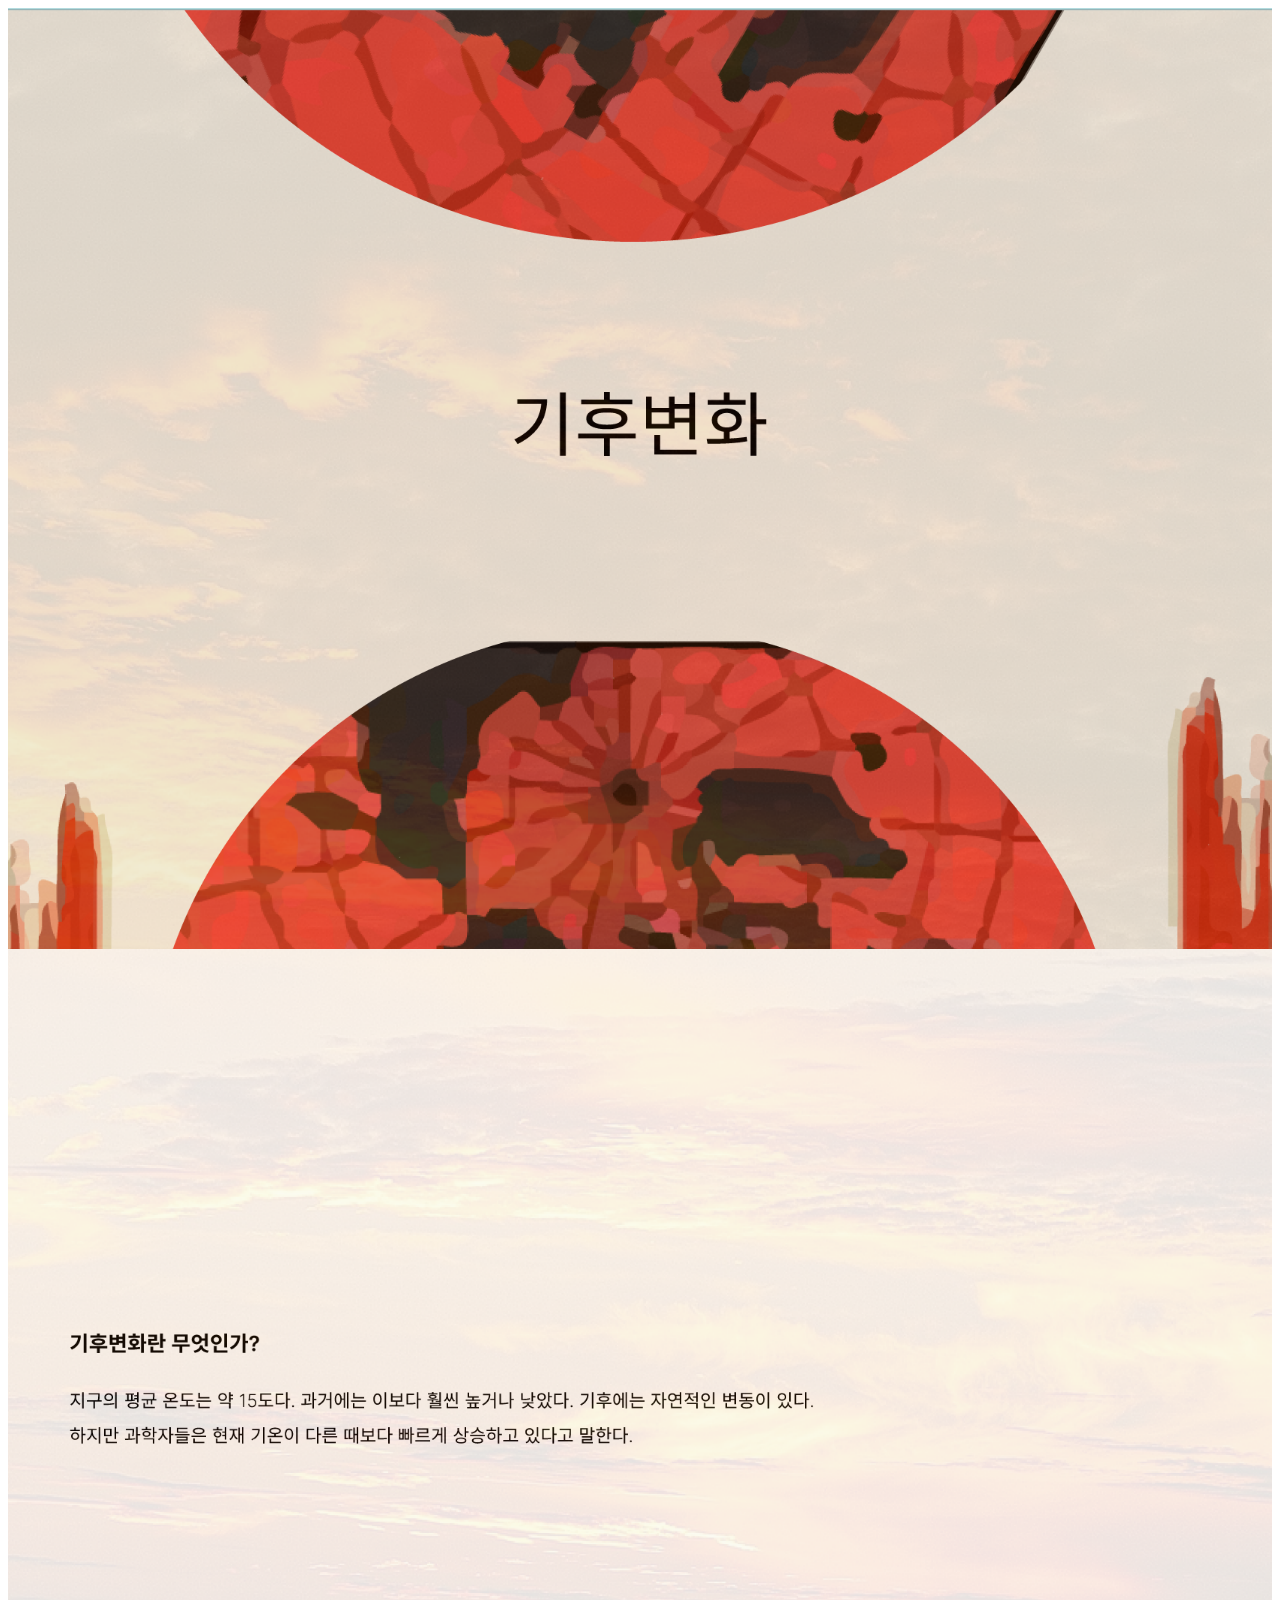
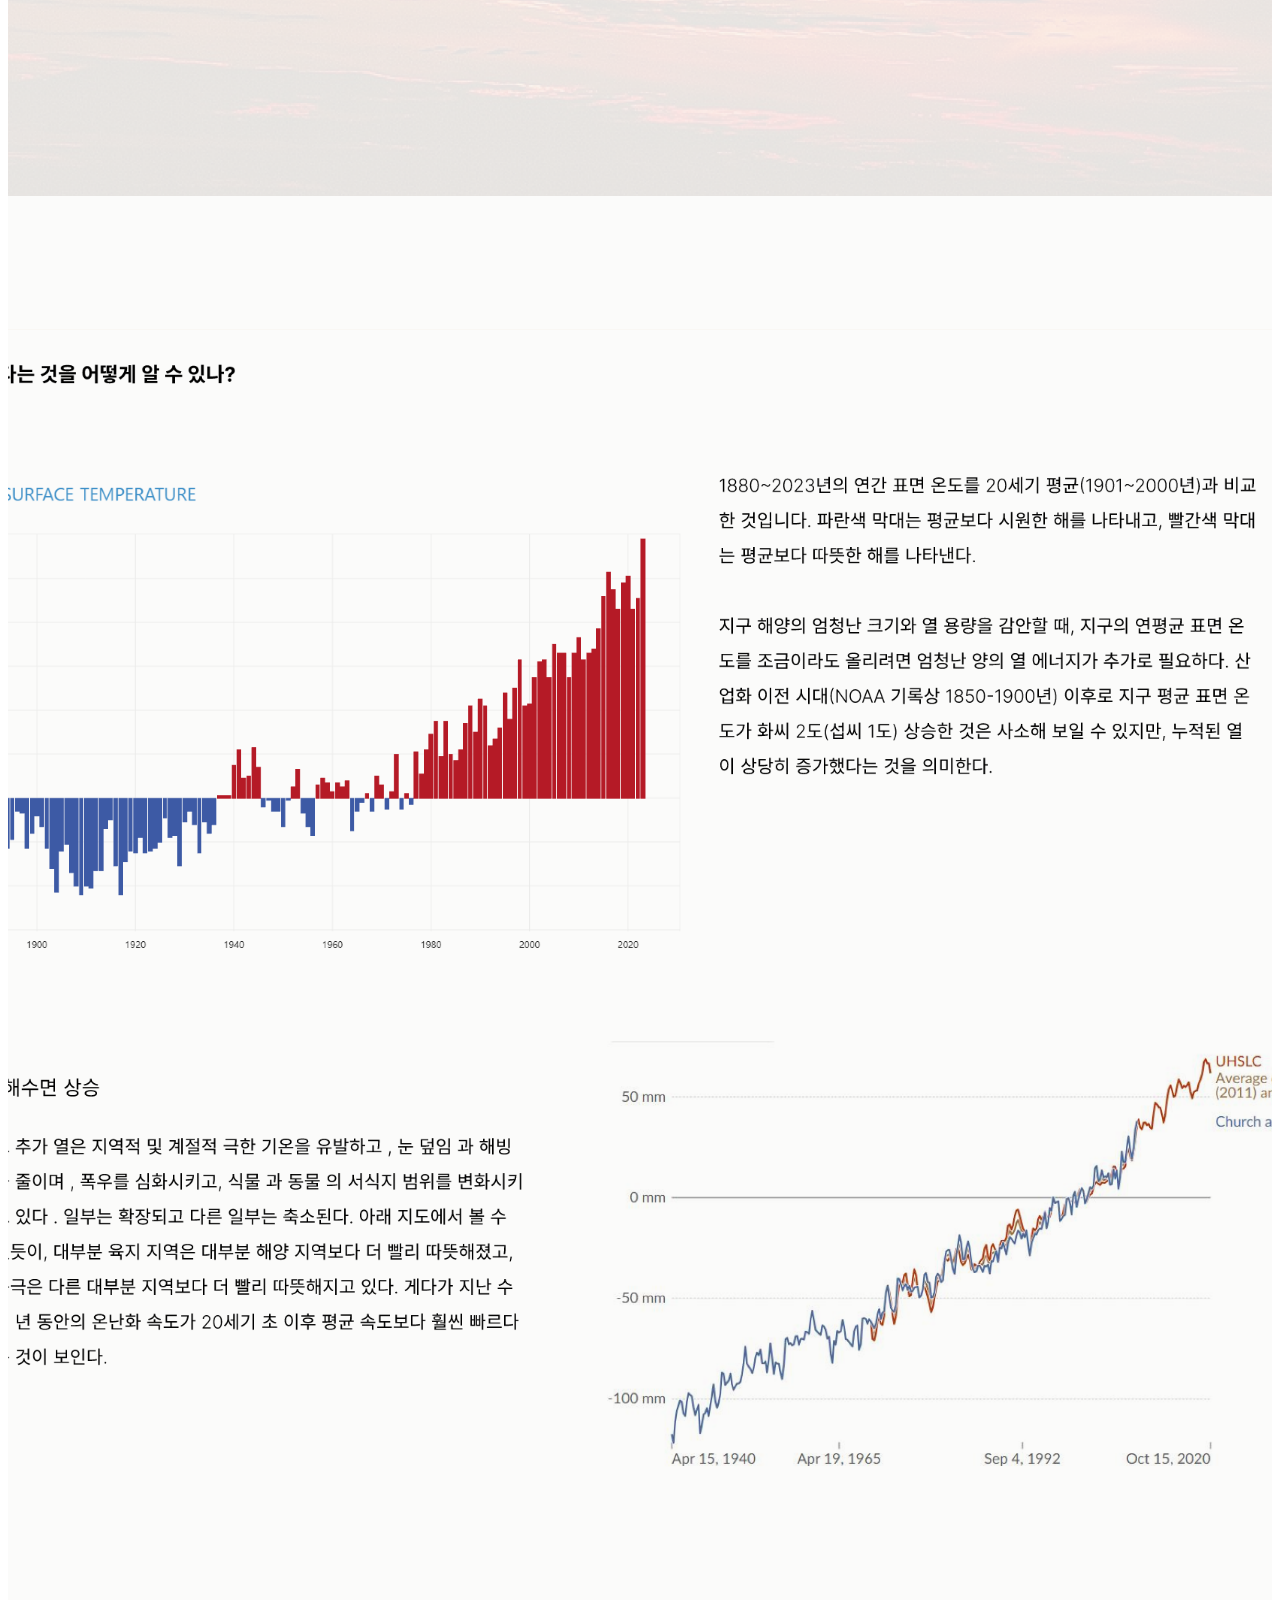
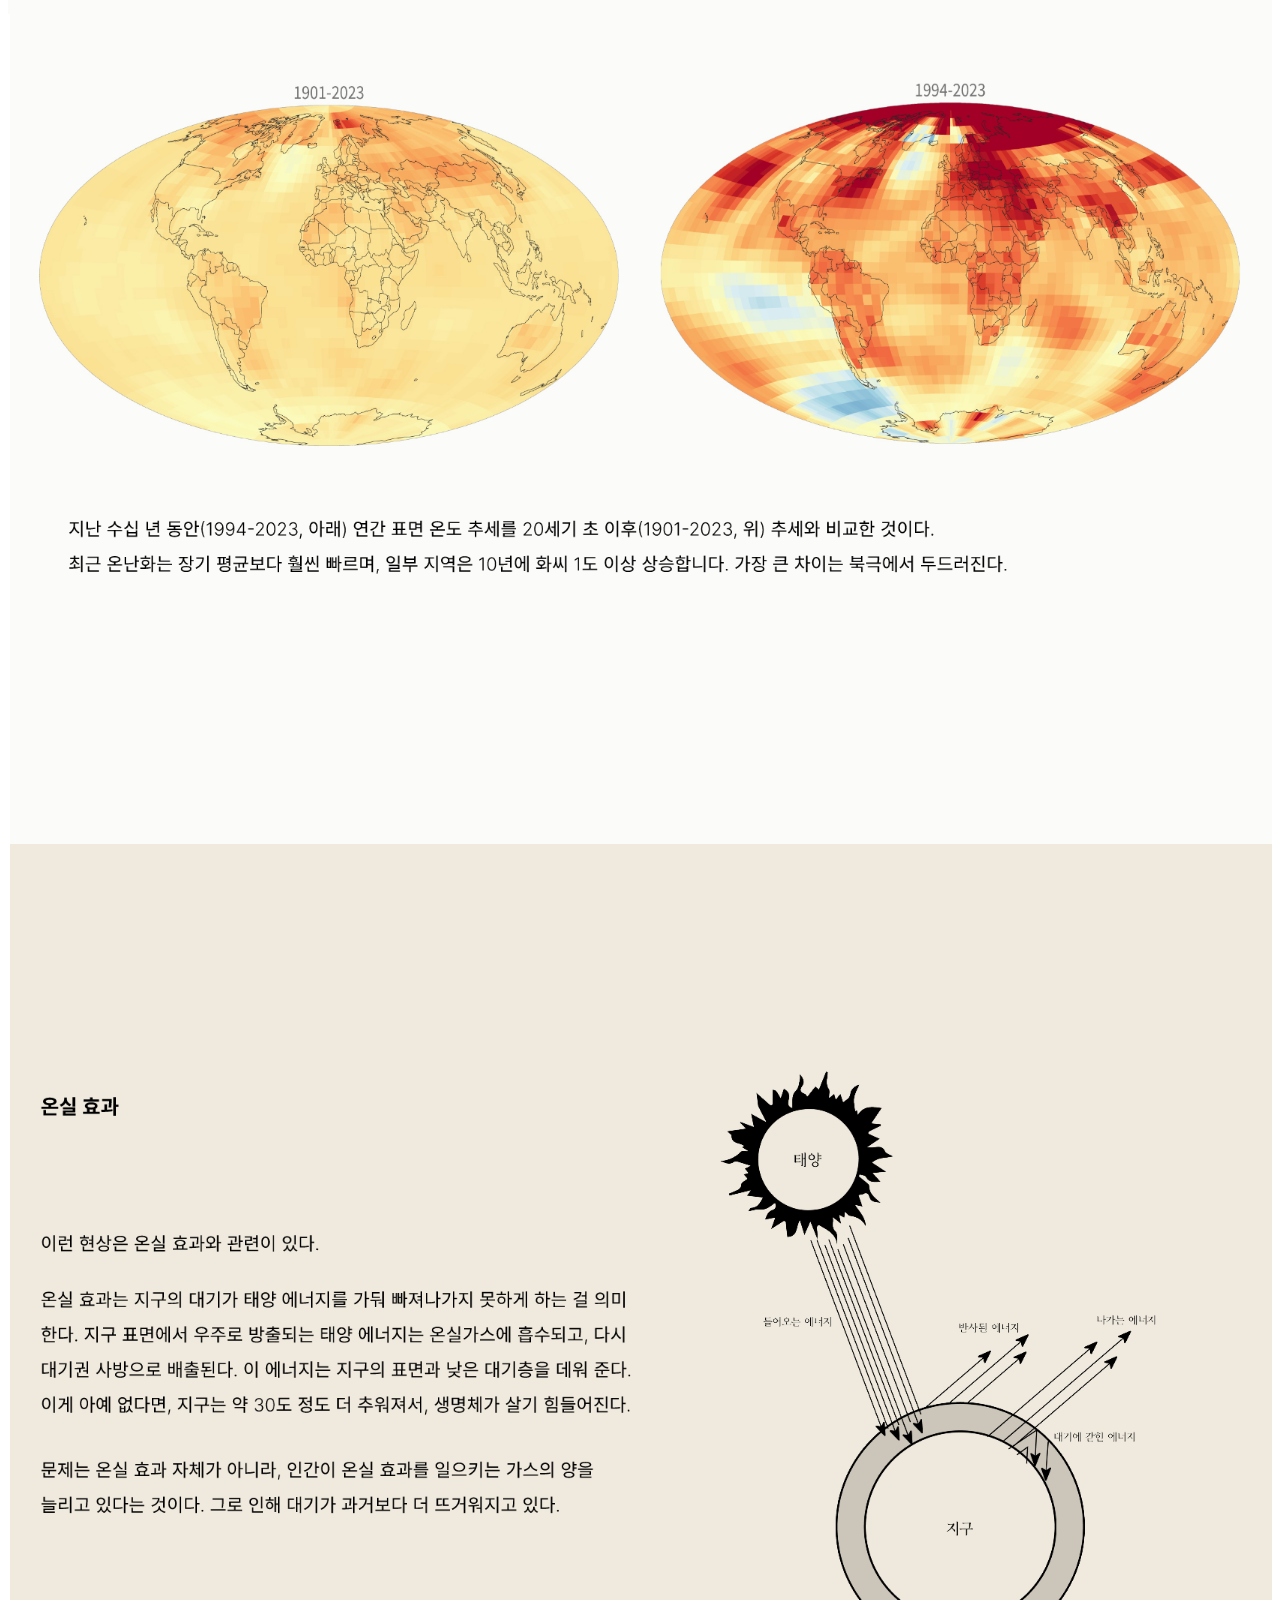
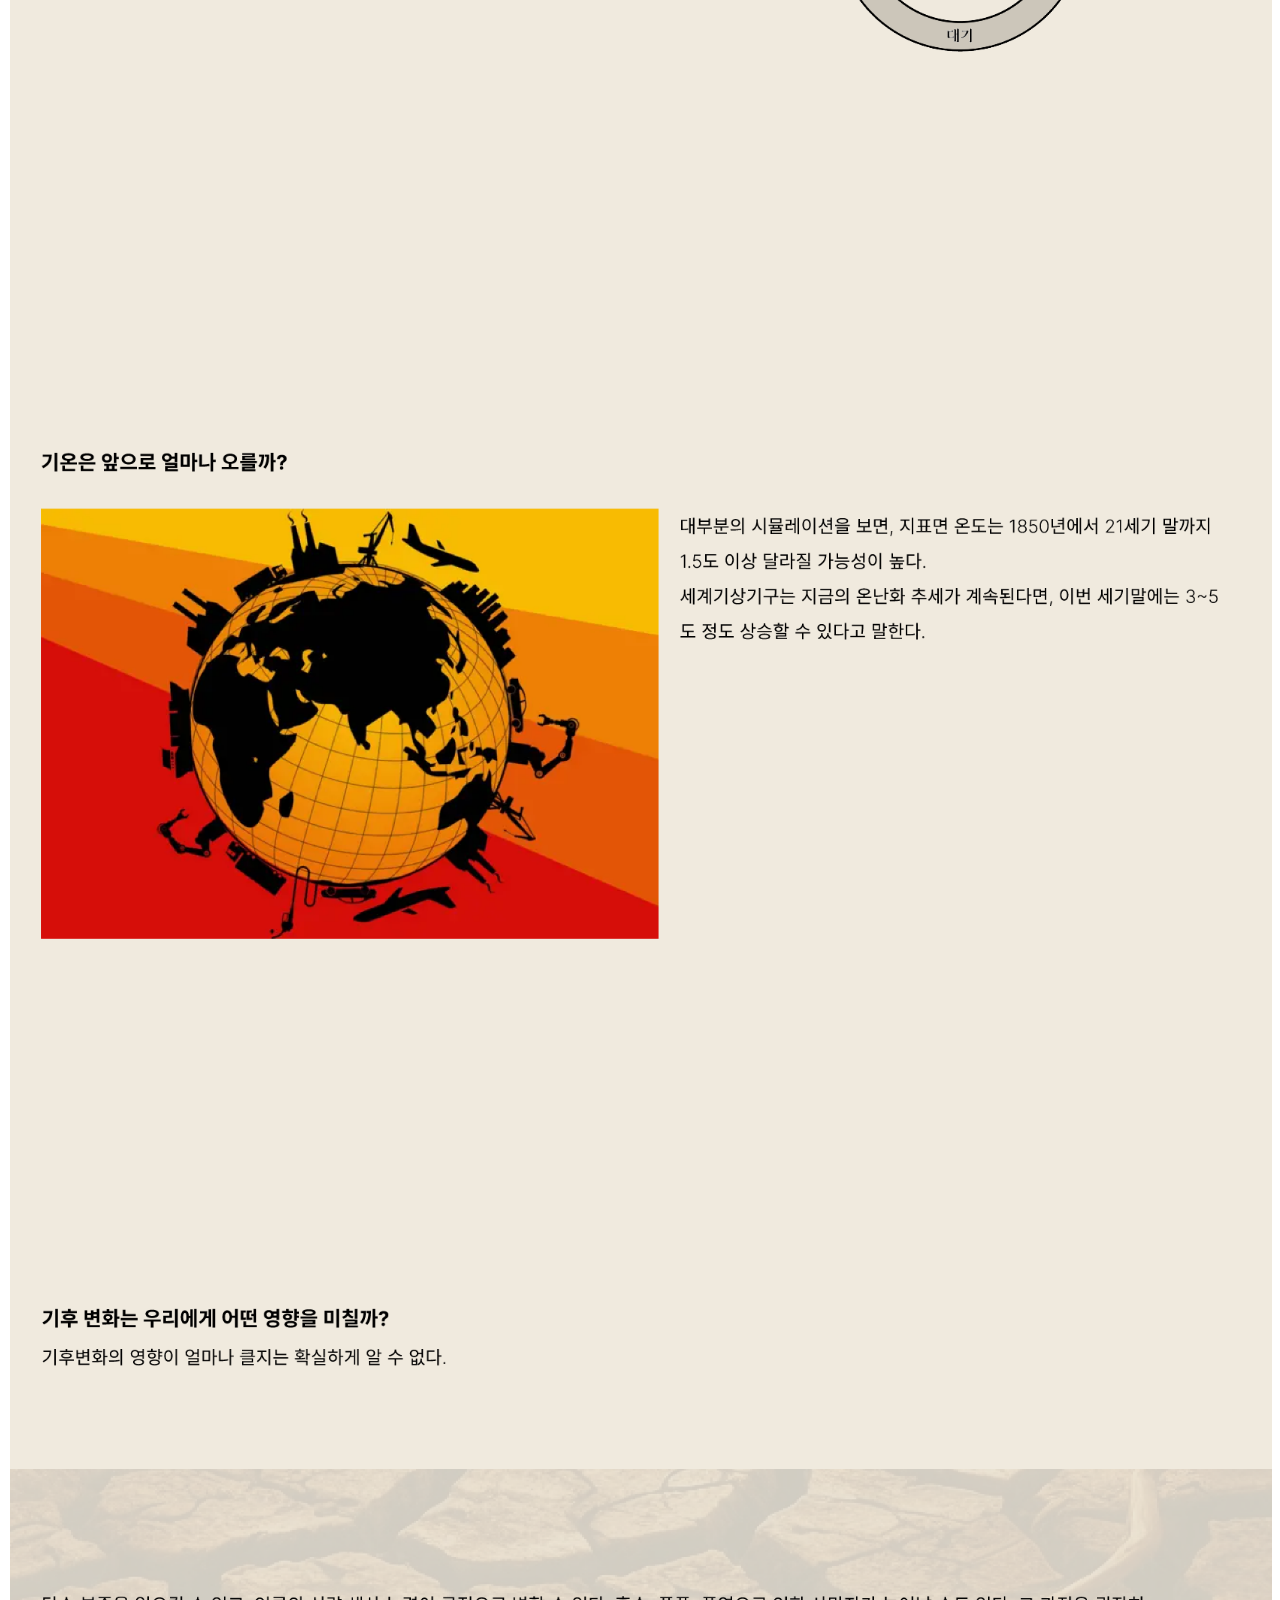
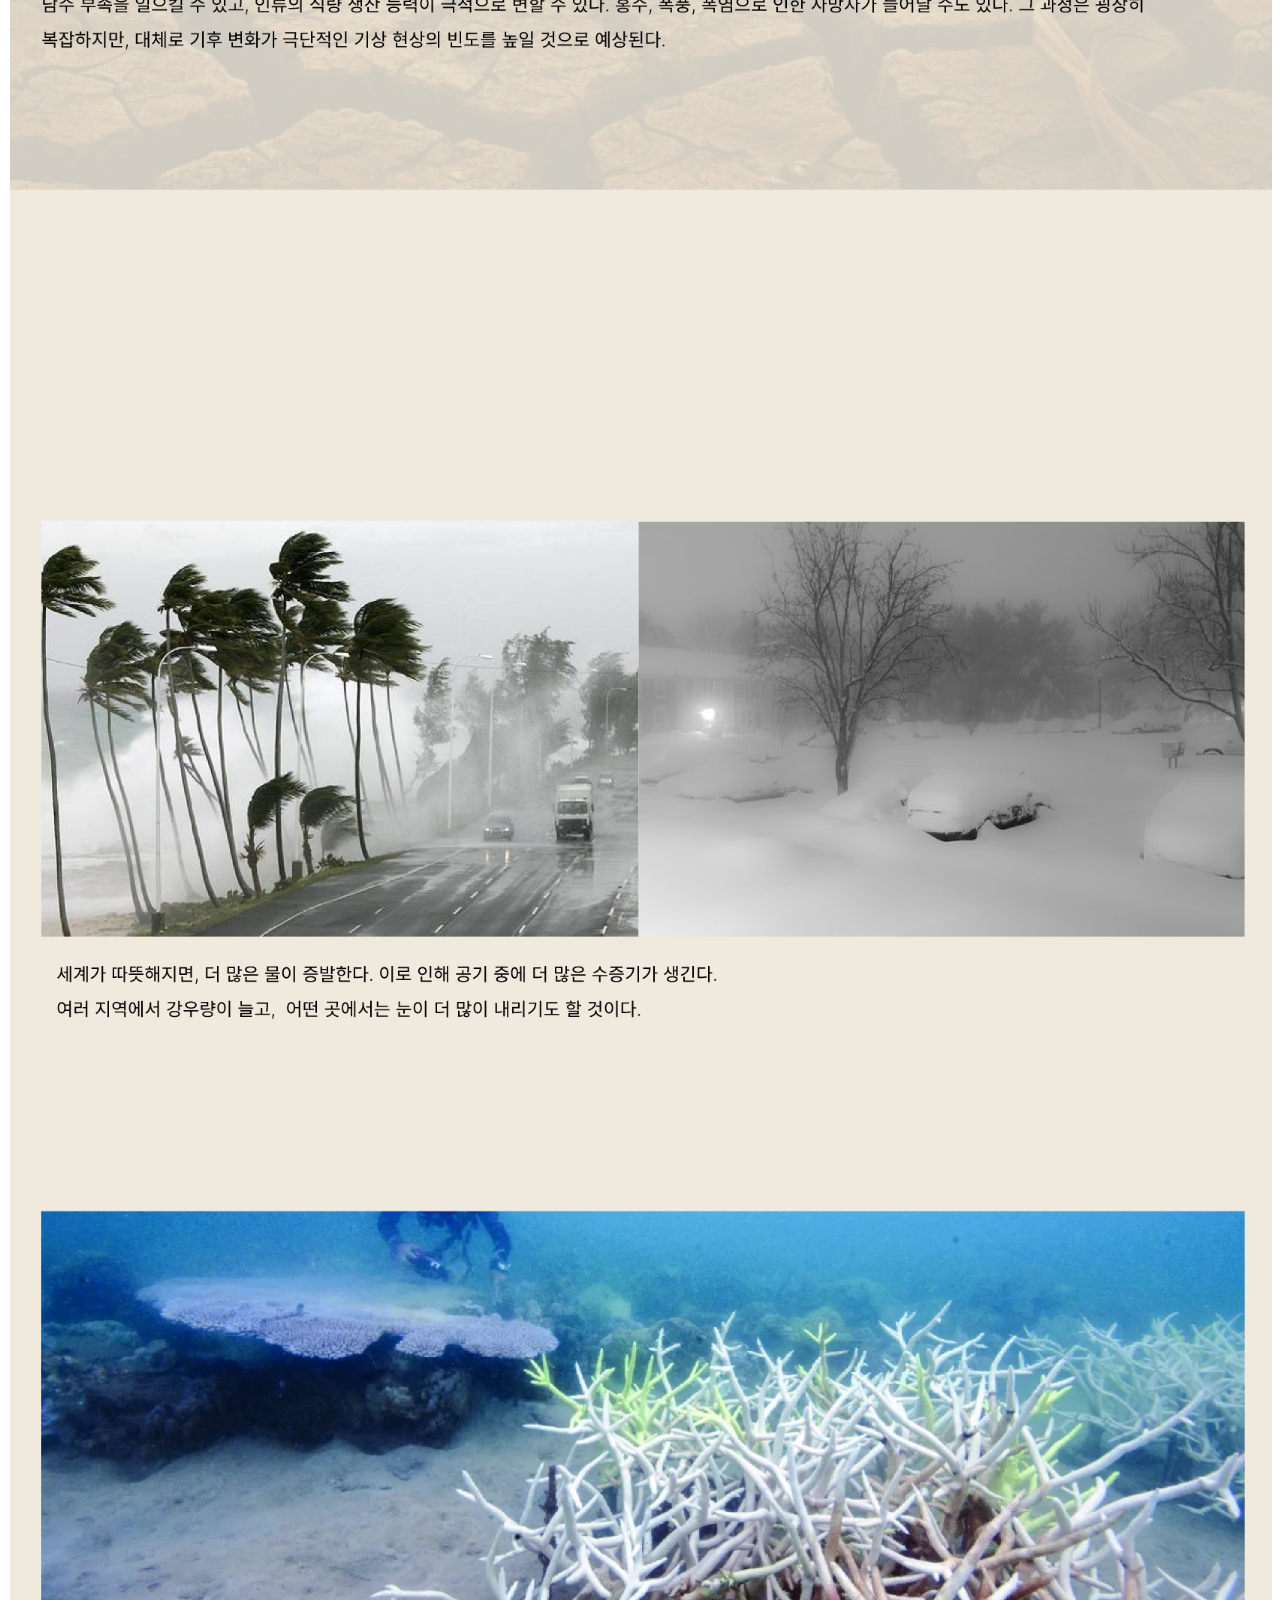
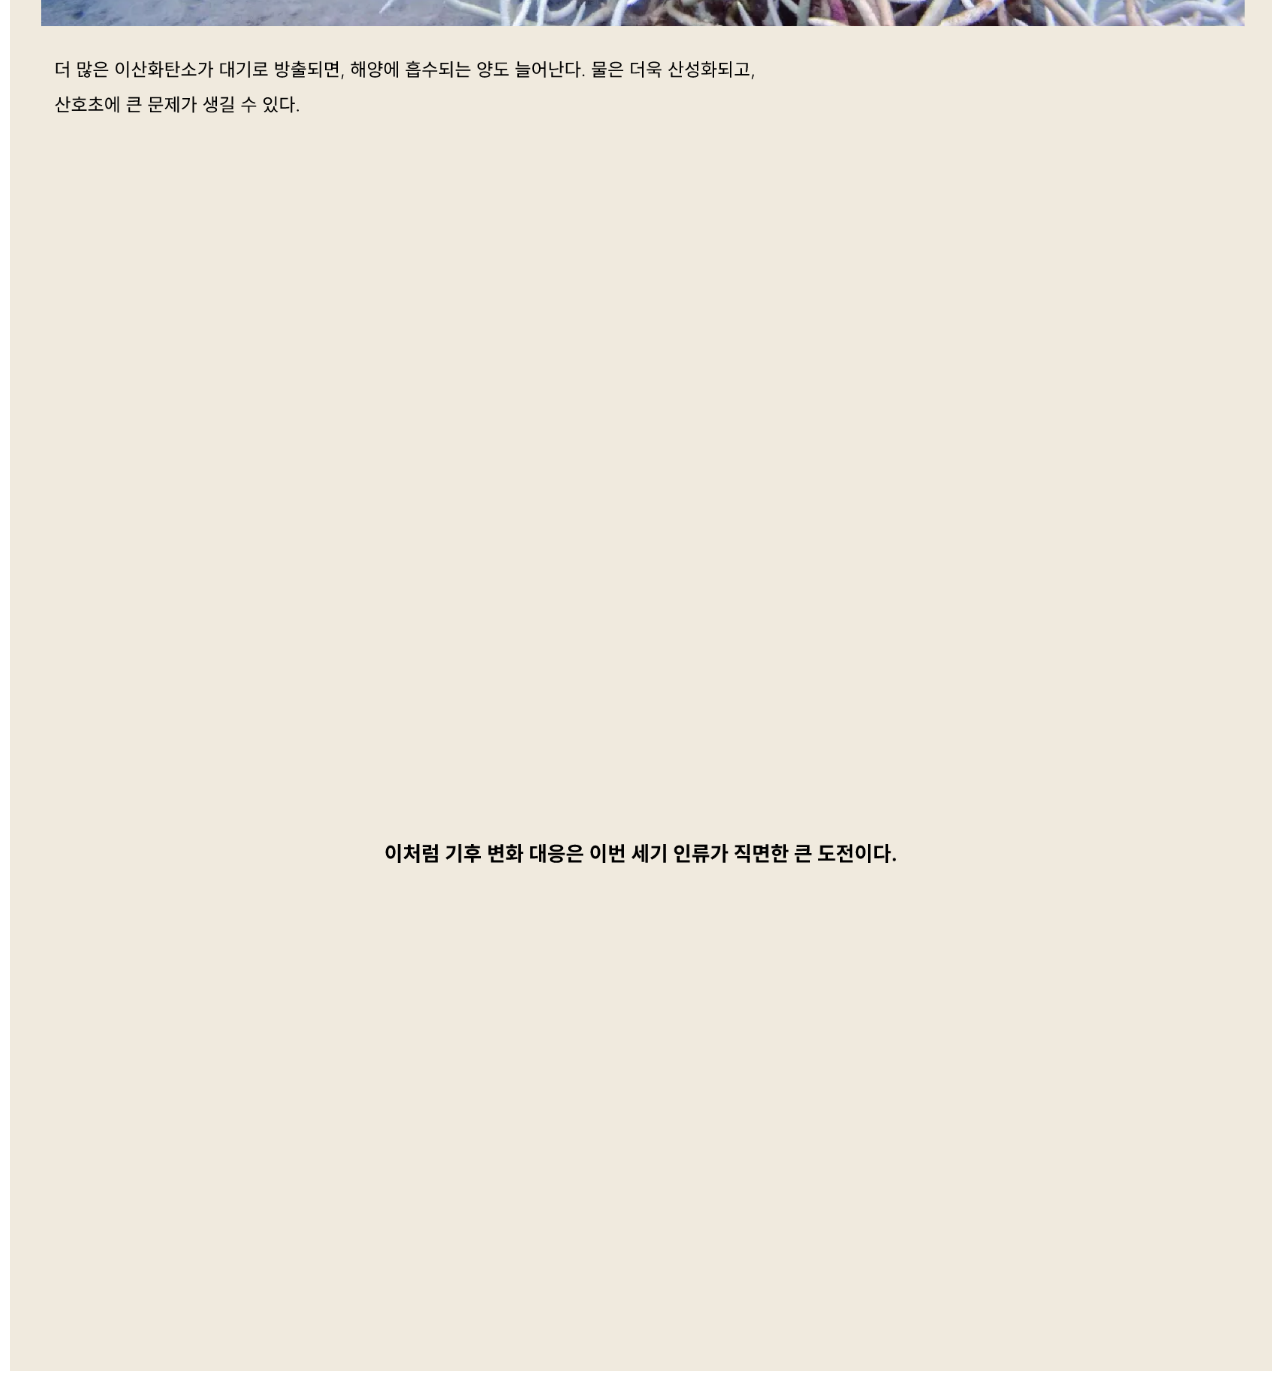
<file: index.html>
<!DOCTYPE html>
<html>
  <head>
    <link href="./css/main.css" rel="stylesheet" />
    <title>konahae.github.io/final_exam</title>
  </head>
  <body>
    <div class="v0_3">
      <div class="v5_5"></div>
      <div class="v9_6"></div>
      <div class="v9_7"></div>
      <div class="v9_9"></div>
      <div class="v9_10"></div>
      <div class="v9_11"></div>
      <div class="v9_12"></div>
      <div class="v9_13"></div>
      <div class="v9_14"></div>
      <div class="v9_15"></div>
      <div class="v9_17"></div>
    </div>
  </body>
</html>
</file>
<file: css/main.css>
* {
  box-sizing: border-box;
}
body {
  font-size: 14px;
}
.v0_3 {
  width: 100%;
  height: 9363px;
  background: rgba(255,255,255,1);
  opacity: 1;
  position: relative;
  top: 0px;
  left: 0px;
  overflow: hidden;
}
.v5_5 {
  width: 100%;
  height: 941px;
  background: url("../images/v5_5.png");
  background-repeat: no-repeat;
  background-position: center center;
  background-size: cover;
  opacity: 1;
  position: relative;
  top: 0px;
  left: 0px;
  overflow: hidden;
}
.v9_6 {
  width: 100%;
  height: 847px;
  background: url("../images/v9_6.png");
  background-repeat: no-repeat;
  background-position: center center;
  background-size: cover;
  opacity: 1;
  position: absolute;
  top: 941px;
  left: 0px;
  overflow: hidden;
}
.v9_7 {
  width: 100%;
  height: 809px;
  background: url("../images/v9_7.png");
  background-repeat: no-repeat;
  background-position: center center;
  background-size: cover;
  opacity: 1;
  position: absolute;
  top: 1788px;
  left: 0px;
  overflow: hidden;
}
.v9_9 {
  width: 100%;
  height: 609px;
  background: url("../images/v9_9.png");
  background-repeat: no-repeat;
  background-position: center center;
  background-size: cover;
  opacity: 1;
  position: absolute;
  top: 2597px;
  left: 0px;
  overflow: hidden;
}
.v9_10 {
  width: 100%;
  height: 830px;
  background: url("../images/v9_10.png");
  background-repeat: no-repeat;
  background-position: center center;
  background-size: cover;
  opacity: 1;
  position: absolute;
  top: 3206px;
  left: 2px;
  overflow: hidden;
}
.v9_11 {
  width: 100%;
  height: 930px;
  background: url("../images/v9_11.png");
  background-repeat: no-repeat;
  background-position: center center;
  background-size: cover;
  opacity: 1;
  position: absolute;
  top: 4036px;
  left: 2px;
  overflow: hidden;
}
.v9_12 {
  width: 100%;
  height: 934px;
  background: url("../images/v9_12.png");
  background-repeat: no-repeat;
  background-position: center center;
  background-size: cover;
  opacity: 1;
  position: absolute;
  top: 4966px;
  left: 2px;
  overflow: hidden;
}
.v9_13 {
  width: 100%;
  height: 933px;
  background: url("../images/v9_13.png");
  background-repeat: no-repeat;
  background-position: center center;
  background-size: cover;
  opacity: 1;
  position: absolute;
  top: 5900px;
  left: 2px;
  overflow: hidden;
}
.v9_14 {
  width: 100%;
  height: 675px;
  background: url("../images/v9_14.png");
  background-repeat: no-repeat;
  background-position: center center;
  background-size: cover;
  opacity: 1;
  position: absolute;
  top: 6833px;
  left: 2px;
  overflow: hidden;
}
.v9_15 {
  width: 100%;
  height: 920px;
  background: url("../images/v9_15.png");
  background-repeat: no-repeat;
  background-position: center center;
  background-size: cover;
  opacity: 1;
  position: absolute;
  top: 7508px;
  left: 2px;
  overflow: hidden;
}
.v9_17 {
  width: 100%;
  height: 935px;
  background: url("../images/v9_17.png");
  background-repeat: no-repeat;
  background-position: center center;
  background-size: cover;
  opacity: 1;
  position: absolute;
  top: 8428px;
  left: 2px;
  overflow: hidden;
}
</file>
